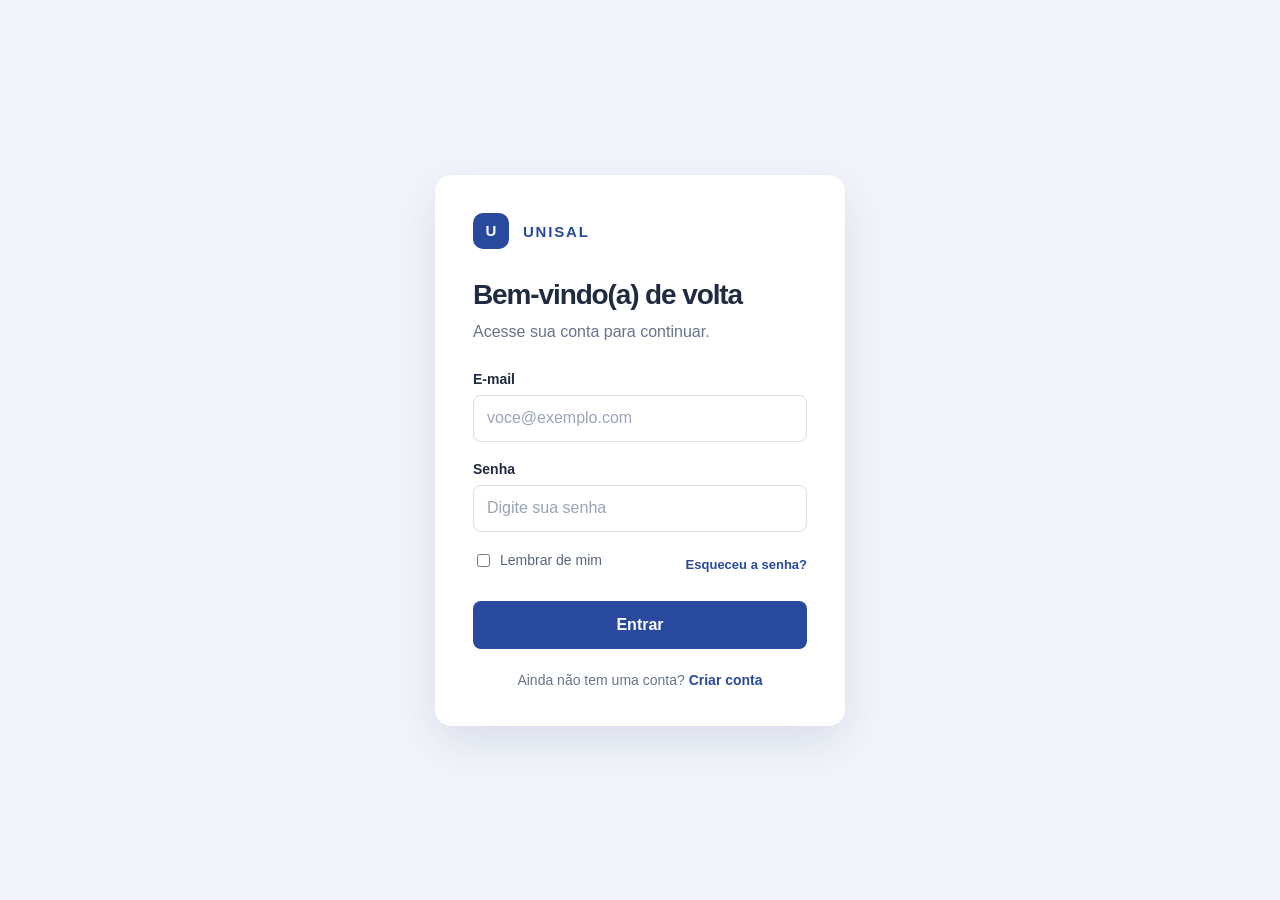
<file: 01-Tela-de-login/index.html>
<!DOCTYPE html>
<html lang="pt-BR">
<head>
	<meta charset="UTF-8">
	<meta name="viewport" content="width=device-width, initial-scale=1.0">
	<title>Login | UNISAL</title>
    <link rel="stylesheet" href="styles.css">
</head>
<body>
	<main class="login-card">
		<div class="brand"><span aria-hidden="true">U</span> UNISAL</div>
		<h1>Bem-vindo(a) de volta</h1>
		<p class="intro">Acesse sua conta para continuar.</p>

		<form action="#" method="post">
			<div class="field">
				<label for="email">E-mail</label>
				<input id="email" name="email" type="email" placeholder="voce@exemplo.com" autocomplete="email" required>
			</div>
			<div class="field">
				<label for="senha">Senha</label>
				<input id="senha" name="senha" type="password" placeholder="Digite sua senha" autocomplete="current-password" required>
			</div>
			<div class="options">
				<label class="remember" for="lembrar"><input id="lembrar" name="lembrar" type="checkbox"> Lembrar de mim</label>
				<a href="#recuperar-senha">Esqueceu a senha?</a>
			</div>
			<button type="submit">Entrar</button>
		</form>

		<p class="signup">Ainda não tem uma conta? <a href="#cadastro">Criar conta</a></p>
	</main>
</body>
</html>
</file>
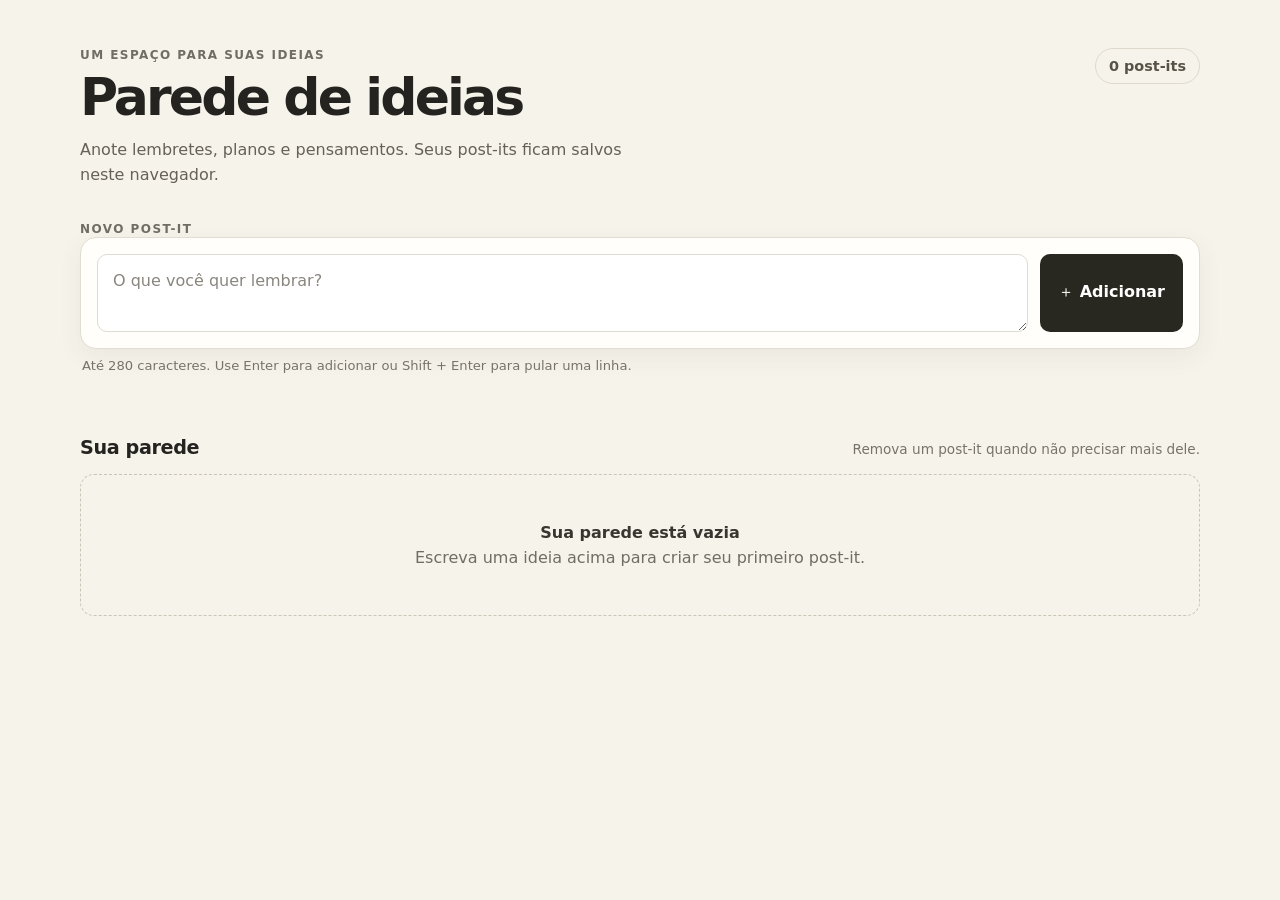
<file: 02-Post-it/index.html>
<!doctype html>
<html lang="pt-BR">
  <head>
    <meta charset="utf-8" />
    <meta name="viewport" content="width=device-width, initial-scale=1" />
    <meta name="theme-color" content="#f6f3eb" />
    <title>Parede de ideias</title>
    <link rel="stylesheet" href="styles.css">
  </head>
  <body>
    <main class="page">
      <header>
        <div>
          <p class="eyebrow">Um espaço para suas ideias</p>
          <h1>Parede de ideias</h1>
          <p class="intro">
            Anote lembretes, planos e pensamentos. Seus post-its ficam salvos
            neste navegador.
          </p>
        </div>
        <span class="count" id="note-count" aria-live="polite">0 post-its</span>
      </header>

      <form id="note-form">
        <label class="eyebrow" for="note-input">Novo post-it</label>
        <div class="composer">
          <textarea
            id="note-input"
            name="note"
            maxlength="280"
            placeholder="O que você quer lembrar?"
            required
            aria-describedby="input-hint"
          ></textarea>
          <button class="add-button" type="submit">＋ Adicionar</button>
        </div>
        <p class="hint" id="input-hint">
          Até 280 caracteres. Use Enter para adicionar ou Shift + Enter para
          pular uma linha.
        </p>
        <p class="status" id="status" role="status" aria-live="polite"></p>
      </form>

      <section aria-labelledby="wall-title">
        <div class="wall-heading">
          <h2 id="wall-title">Sua parede</h2>
          <p>Remova um post-it quando não precisar mais dele.</p>
        </div>
        <div
          class="wall"
          id="wall"
          aria-live="polite"
          aria-relevant="additions removals"
        ></div>
      </section>
    </main>
    <script src="main.js" async defer></script>
  </body>
</html>
</file>
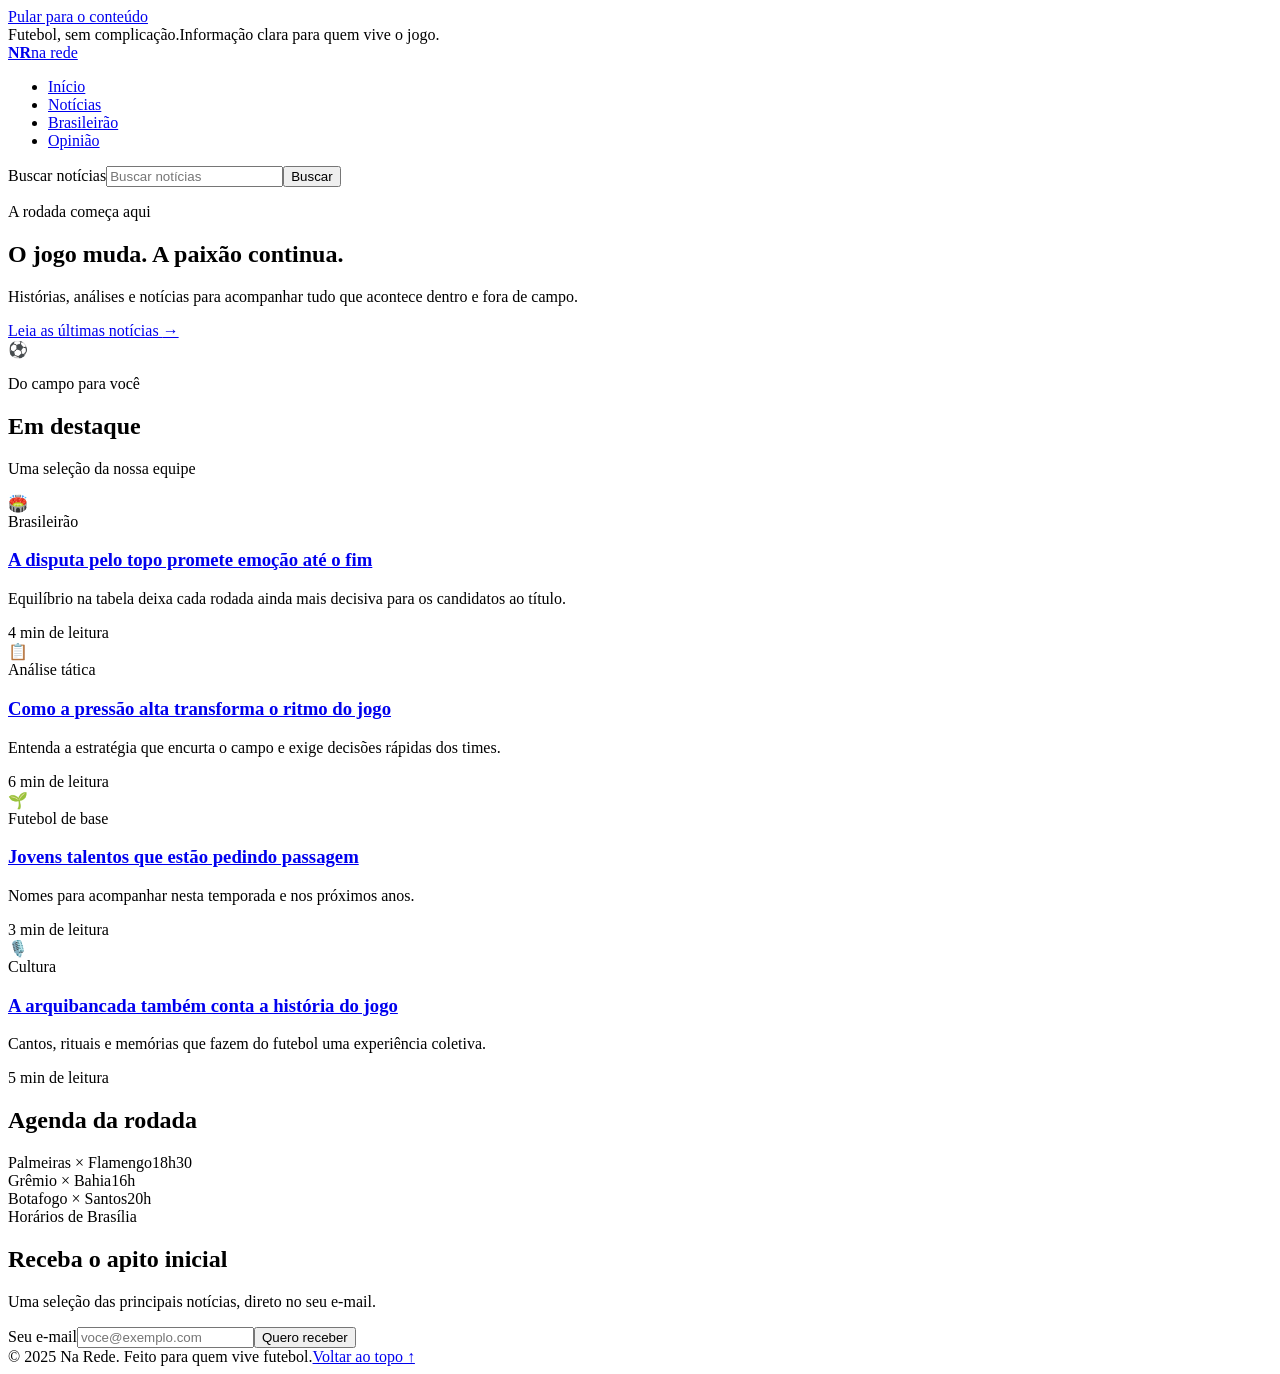
<file: 04-Futebol-blog/index.html>
<!doctype html>
<html lang="pt-BR">
  <head>
    <meta charset="utf-8" />
    <meta name="viewport" content="width=device-width, initial-scale=1" />
    <meta
      name="description"
      content="Notícias, análises e histórias para quem vive futebol."
    />
    <title>Na Rede | Futebol em pauta</title>
    <style></style>
  </head>
  <body>
    <a class="skip" href="#conteudo">Pular para o conteúdo</a>
    <div class="top">
      <div class="wrap">
        <span>Futebol, sem complicação.</span
        ><span>Informação clara para quem vive o jogo.</span>
      </div>
    </div>
    <header>
      <div class="wrap nav">
        <a class="brand" href="#inicio" aria-label="Na Rede, início"
          ><b aria-hidden="true">NR</b>na rede</a
        >
        <nav aria-label="Navegação principal">
          <ul>
            <li><a href="#inicio">Início</a></li>
            <li><a href="#materias">Notícias</a></li>
            <li><a href="#brasileirao">Brasileirão</a></li>
            <li><a href="#opiniao">Opinião</a></li>
          </ul>
        </nav>
        <form class="search" role="search" action="#materias" method="get">
          <label class="skip" for="busca">Buscar notícias</label
          ><input
            id="busca"
            type="search"
            name="q"
            placeholder="Buscar notícias"
          /><button type="submit">Buscar</button>
        </form>
      </div>
    </header>
    <main class="wrap" id="conteudo">
      <section class="hero" id="inicio" aria-labelledby="titulo-principal">
        <div class="hero-copy">
          <p class="kicker">A rodada começa aqui</p>
          <h1 id="titulo-principal">O jogo muda. A paixão continua.</h1>
          <p>
            Histórias, análises e notícias para acompanhar tudo que acontece
            dentro e fora de campo.
          </p>
          <a class="cta" href="#materias"
            >Leia as últimas notícias <span aria-hidden="true">→</span></a
          >
        </div>
        <div
          class="ball"
          role="img"
          aria-label="Bola de futebol sobre fundo verde"
        >
          ⚽
        </div>
      </section>
      <section id="materias" aria-labelledby="destaques">
        <div class="heading">
          <div>
            <p
              class="kicker"
              style="color: var(--green); margin-bottom: 0.2rem"
            >
              Do campo para você
            </p>
            <h2 id="destaques">Em destaque</h2>
          </div>
          <p>Uma seleção da nossa equipe</p>
        </div>
        <div class="layout">
          <div class="cards">
            <article class="card" id="brasileirao">
              <div class="art a1" aria-hidden="true">🏟️</div>
              <div class="body">
                <span class="tag">Brasileirão</span>
                <h3>
                  <a href="#brasileirao"
                    >A disputa pelo topo promete emoção até o fim</a
                  >
                </h3>
                <p>
                  Equilíbrio na tabela deixa cada rodada ainda mais decisiva
                  para os candidatos ao título.
                </p>
                <div class="meta">4 min de leitura</div>
              </div>
            </article>
            <article class="card" id="opiniao">
              <div class="art a2" aria-hidden="true">📋</div>
              <div class="body">
                <span class="tag">Análise tática</span>
                <h3>
                  <a href="#opiniao"
                    >Como a pressão alta transforma o ritmo do jogo</a
                  >
                </h3>
                <p>
                  Entenda a estratégia que encurta o campo e exige decisões
                  rápidas dos times.
                </p>
                <div class="meta">6 min de leitura</div>
              </div>
            </article>
            <article class="card">
              <div class="art a3" aria-hidden="true">🌱</div>
              <div class="body">
                <span class="tag">Futebol de base</span>
                <h3>
                  <a href="#materias"
                    >Jovens talentos que estão pedindo passagem</a
                  >
                </h3>
                <p>
                  Nomes para acompanhar nesta temporada e nos próximos anos.
                </p>
                <div class="meta">3 min de leitura</div>
              </div>
            </article>
            <article class="card">
              <div class="art a4" aria-hidden="true">🎙️</div>
              <div class="body">
                <span class="tag">Cultura</span>
                <h3>
                  <a href="#materias"
                    >A arquibancada também conta a história do jogo</a
                  >
                </h3>
                <p>
                  Cantos, rituais e memórias que fazem do futebol uma
                  experiência coletiva.
                </p>
                <div class="meta">5 min de leitura</div>
              </div>
            </article>
          </div>
          <aside aria-label="Informações rápidas">
            <section class="panel" aria-labelledby="agenda">
              <h2 id="agenda">Agenda da rodada</h2>
              <div class="game">
                <span>Palmeiras × Flamengo</span><time>18h30</time>
              </div>
              <div class="game">
                <span>Grêmio × Bahia</span><time>16h</time>
              </div>
              <div class="game">
                <span>Botafogo × Santos</span><time>20h</time>
              </div>
              <div class="meta">Horários de Brasília</div>
            </section>
            <section class="panel signup" aria-labelledby="novidades">
              <h2 id="novidades">Receba o apito inicial</h2>
              <p>Uma seleção das principais notícias, direto no seu e-mail.</p>
              <form action="#novidades" method="get">
                <label for="email">Seu e-mail</label
                ><input
                  id="email"
                  name="email"
                  type="email"
                  autocomplete="email"
                  placeholder="voce@exemplo.com"
                  required
                /><button type="submit">Quero receber</button>
              </form>
            </section>
          </aside>
        </div>
      </section>
    </main>
    <footer class="wrap">
      <span>© 2025 Na Rede. Feito para quem vive futebol.</span
      ><a href="#inicio">Voltar ao topo ↑</a>
    </footer>
  </body>
</html>
</file>
<file: 01-Tela-de-login/styles.css>
* {
  box-sizing: border-box;
}
body {
  min-height: 100vh;
  margin: 0;
  display: grid;
  place-items: center;
  padding: 24px;
  background: #f2f5fb;
  color: #202b42;
  font-family: Arial, Helvetica, sans-serif;
}
.login-card {
  width: min(100%, 410px);
  padding: 38px;
  border-radius: 16px;
  background: #fff;
  box-shadow: 0 16px 48px rgb(31 48 88 / 12%);
}
.brand {
  margin-bottom: 30px;
  color: #29499f;
  font-size: 15px;
  font-weight: 700;
  letter-spacing: 0.12em;
}
.brand span {
  display: inline-grid;
  width: 36px;
  height: 36px;
  margin-right: 8px;
  place-items: center;
  border-radius: 10px;
  background: #29499f;
  color: #fff;
  letter-spacing: 0;
}
h1 {
  margin: 0 0 9px;
  font-size: 28px;
  letter-spacing: -0.04em;
}
.intro {
  margin: 0 0 27px;
  color: #68748a;
  line-height: 1.5;
}
.field {
  margin-bottom: 19px;
}
label {
  display: block;
  margin-bottom: 8px;
  font-size: 14px;
  font-weight: 600;
}
input[type="email"],
input[type="password"] {
  width: 100%;
  height: 47px;
  padding: 0 13px;
  border: 1px solid #d8deea;
  border-radius: 8px;
  color: #202b42;
  font: inherit;
  outline: none;
}
input:focus {
  border-color: #4265c5;
  box-shadow: 0 0 0 3px rgb(66 101 197 / 14%);
}
input::placeholder {
  color: #9aa4b6;
}
.options {
  display: flex;
  align-items: center;
  justify-content: space-between;
  gap: 12px;
  margin: 2px 0 23px;
  font-size: 13px;
}
.remember {
  display: inline-flex;
  align-items: center;
  gap: 7px;
  color: #59657b;
  font-weight: 400;
}
.remember input {
  accent-color: #29499f;
}
a {
  color: #29499f;
  font-weight: 600;
  text-decoration: none;
}
a:hover {
  text-decoration: underline;
}
button {
  width: 100%;
  height: 48px;
  border: 0;
  border-radius: 8px;
  background: #29499f;
  color: #fff;
  cursor: pointer;
  font: inherit;
  font-weight: 700;
}
button:hover {
  background: #203b83;
}
button:focus-visible,
a:focus-visible {
  outline: 3px solid #9db4ff;
  outline-offset: 3px;
}
.signup {
  margin: 23px 0 0;
  color: #68748a;
  font-size: 14px;
  text-align: center;
}
@media (max-width: 460px) {
  .login-card {
    padding: 30px 24px;
  }
  h1 {
    font-size: 25px;
  }
}
</file>
<file: 02-Post-it/styles.css>
:root {
  font-family:
    system-ui,
    -apple-system,
    "Segoe UI",
    sans-serif;
  color: #24231f;
  background: #f6f3eb;
  font-synthesis: none;
  text-rendering: optimizeLegibility;
}
* {
  box-sizing: border-box;
}
body {
  margin: 0;
  min-width: 320px;
  min-height: 100vh;
}
button,
textarea {
  font: inherit;
}
button:focus-visible,
textarea:focus-visible {
  outline: 3px solid #4169e1;
  outline-offset: 3px;
}
.page {
  width: min(1120px, calc(100% - 40px));
  margin: 0 auto;
  padding: 48px 0 64px;
}
header {
  display: flex;
  justify-content: space-between;
  align-items: flex-start;
  gap: 24px;
  margin-bottom: 30px;
}
.eyebrow {
  margin: 0 0 8px;
  color: #706d64;
  font-size: 0.75rem;
  font-weight: 750;
  letter-spacing: 0.12em;
  text-transform: uppercase;
}
h1 {
  margin: 0;
  font-size: clamp(2rem, 5vw, 3.25rem);
  letter-spacing: -0.055em;
  line-height: 1.05;
}
.intro {
  max-width: 560px;
  margin: 12px 0 0;
  color: #656158;
  line-height: 1.6;
}
.count {
  flex: 0 0 auto;
  padding: 9px 13px;
  border: 1px solid #ded9cc;
  border-radius: 999px;
  color: #565248;
  font-size: 0.9rem;
  font-weight: 650;
}
.composer {
  display: flex;
  gap: 12px;
  padding: 16px;
  border: 1px solid #e1ddd2;
  border-radius: 16px;
  background: #fffefa;
  box-shadow: 0 8px 24px #443a2410;
}
textarea {
  flex: 1;
  min-height: 54px;
  max-height: 160px;
  resize: vertical;
  padding: 14px 15px;
  border: 1px solid #dedbd2;
  border-radius: 10px;
  background: #fff;
  color: #24231f;
  line-height: 1.5;
}
textarea::placeholder {
  color: #89867e;
}
.add-button {
  align-self: stretch;
  min-width: 132px;
  padding: 0 18px;
  border: 0;
  border-radius: 10px;
  background: #292820;
  color: white;
  font-weight: 700;
  cursor: pointer;
  transition:
    background 0.15s,
    transform 0.15s;
}
.add-button:hover {
  background: #49463b;
}
.add-button:active {
  transform: translateY(1px);
}
.hint {
  margin: 9px 2px 0;
  color: #77736a;
  font-size: 0.82rem;
}
.wall-heading {
  display: flex;
  align-items: baseline;
  justify-content: space-between;
  gap: 16px;
  margin: 34px 0 15px;
}
h2 {
  margin: 0;
  font-size: 1.2rem;
  letter-spacing: -0.02em;
}
.wall-heading p {
  margin: 0;
  color: #77736a;
  font-size: 0.85rem;
}
.wall {
  display: grid;
  grid-template-columns: repeat(auto-fill, minmax(min(220px, 100%), 1fr));
  gap: 18px;
  align-items: start;
}
.note {
  position: relative;
  min-height: 190px;
  padding: 20px 18px 16px;
  border-radius: 3px 3px 12px 3px;
  background: var(--note-color, #fff0a8);
  box-shadow: 0 5px 13px #322b1c20;
  overflow-wrap: anywhere;
  transform: rotate(var(--tilt, 0deg));
  transition:
    transform 0.18s,
    box-shadow 0.18s;
}
.note:hover,
.note:focus-within {
  z-index: 1;
  transform: rotate(0) translateY(-3px);
  box-shadow: 0 10px 22px #322b1c25;
}
.note::before {
  content: "";
  position: absolute;
  top: 0;
  left: 50%;
  width: 52px;
  height: 12px;
  transform: translateX(-50%);
  background: #ffffff65;
}
.note p {
  margin: 5px 0 30px;
  white-space: pre-wrap;
  line-height: 1.55;
}
.note footer {
  display: flex;
  justify-content: space-between;
  align-items: center;
  gap: 8px;
  color: #5f5948;
  font-size: 0.75rem;
}
.delete-button {
  min-width: 40px;
  min-height: 40px;
  padding: 6px 10px;
  border: 1px solid #50472b35;
  border-radius: 8px;
  background: #ffffff65;
  color: #38352c;
  cursor: pointer;
}
.delete-button:hover {
  background: #fff;
}
.empty {
  grid-column: 1 / -1;
  padding: 48px 20px;
  border: 1px dashed #cbc5b7;
  border-radius: 14px;
  color: #706d64;
  text-align: center;
}
.empty strong {
  display: block;
  margin-bottom: 6px;
  color: #38362f;
}
.status {
  min-height: 1.4em;
  margin: 10px 2px 0;
  color: #426044;
  font-size: 0.85rem;
}
@media (max-width: 600px) {
  .page {
    width: min(100% - 28px, 1120px);
    padding-top: 30px;
  }
  header {
    flex-direction: column;
    gap: 14px;
  }
  .composer {
    flex-direction: column;
  }
  .add-button {
    min-height: 48px;
  }
  .wall-heading {
    align-items: flex-start;
    flex-direction: column;
    gap: 5px;
  }
}
@media (prefers-reduced-motion: reduce) {
  *,
  *::before,
  *::after {
    scroll-behavior: auto !important;
    transition-duration: 0.01ms !important;
  }
}
</file>
